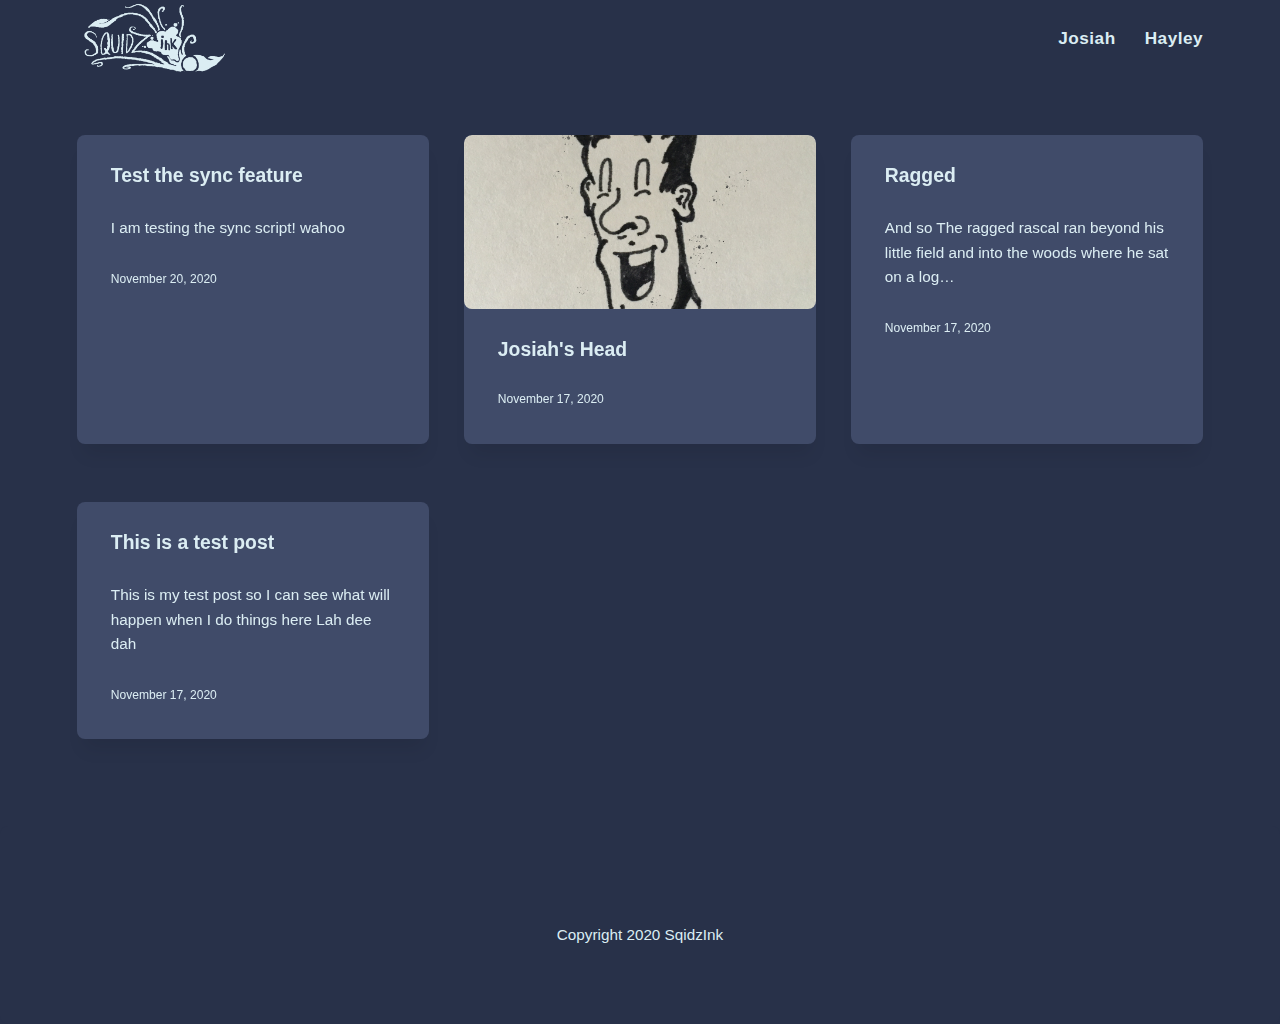
<file: index.html>
<!DOCTYPE html><html lang="en-us"><head><meta charset="utf-8"><meta http-equiv="X-UA-Compatible" content="IE=edge"><meta name="viewport" content="width=device-width,initial-scale=1"><title>SquidzInk</title><meta name="generator" content="Publii Open-Source CMS for Static Site"><link rel="canonical" href="https://Squidz1nk.github.io/"><link rel="alternate" type="application/atom+xml" href="https://Squidz1nk.github.io/feed.xml"><link rel="alternate" type="application/json" href="https://Squidz1nk.github.io/feed.json"><meta property="og:title" content="SquidzInk"><meta property="og:image" content="https://Squidz1nk.github.io/media/website/Artboard-1.png"><meta property="og:site_name" content="SquidzInk"><meta property="og:description" content=""><meta property="og:url" content="https://Squidz1nk.github.io/"><meta property="og:type" content="website"><style>:root{--body-font:-apple-system,BlinkMacSystemFont,"Segoe UI",Roboto,Oxygen,Ubuntu,Cantarell,"Fira Sans","Droid Sans","Helvetica Neue",Arial,sans-serif,"Apple Color Emoji","Segoe UI Emoji","Segoe UI Symbol";--heading-font:var(--body-font);--logo-font:var(--body-font);--menu-font:var(--body-font)}</style><link rel="stylesheet" href="https://Squidz1nk.github.io/assets/css/style.css?v=40d6869d9f8c06637e4f6ee287fe8149"><script type="application/ld+json">{"@context":"http://schema.org","@type":"Organization","name":"SquidzInk","logo":"https://Squidz1nk.github.io/media/website/Artboard-1.png","url":"https://Squidz1nk.github.io/"}</script></head><body><header class="header" id="js-header"><a href="https://Squidz1nk.github.io/" class="logo"><img src="https://Squidz1nk.github.io/media/website/Artboard-1.png" alt="SquidzInk"></a><nav class="navbar js-navbar"><button class="navbar__toggle js-toggle" aria-label="Menu"><span class="navbar__toggle-box"><span class="navbar__toggle-inner">Menu</span></span></button><ul class="navbar__menu"><li><a href="https://Squidz1nk.github.io/authors/josiah-mccracken/" target="_self">Josiah</a></li><li><a href="https://Squidz1nk.github.io/authors/hayley-cook/" target="_self">Hayley</a></li></ul></nav></header><main><div class="wrapper"><div class="l-grid l-grid--3"><article class="c-card"><div class="c-card__wrapper"><header class="c-card__header"><h2 class="c-card__title"><a href="https://Squidz1nk.github.io/test-the-sync-feature/" class="invert">Test the sync feature</a></h2></header><p class="c-card__text">I am testing the sync script! wahoo</p><footer class="c-card__meta"><time datetime="2020-11-20T10:33">November 20, 2020</time></footer></div></article><article class="c-card"><a href="https://Squidz1nk.github.io/josiahs-head/" class="c-card__image"><img src="https://Squidz1nk.github.io/media/posts/3/IMG_0205-2.png" srcset="https://Squidz1nk.github.io/media/posts/3/responsive/IMG_0205-2-xs.png 300w, https://Squidz1nk.github.io/media/posts/3/responsive/IMG_0205-2-sm.png 480w, https://Squidz1nk.github.io/media/posts/3/responsive/IMG_0205-2-md.png 768w, https://Squidz1nk.github.io/media/posts/3/responsive/IMG_0205-2-lg.png 1200w" sizes="(min-width: 56.25em) 100vw, (min-width: 37.5em) 50vw, 100vw" loading="lazy" height="2466" width="2466" alt=""></a><div class="c-card__wrapper"><header class="c-card__header"><h2 class="c-card__title"><a href="https://Squidz1nk.github.io/josiahs-head/" class="invert">Josiah&#x27;s Head</a></h2></header><p class="c-card__text"></p><footer class="c-card__meta"><time datetime="2020-11-17T20:26">November 17, 2020</time></footer></div></article><article class="c-card"><div class="c-card__wrapper"><header class="c-card__header"><h2 class="c-card__title"><a href="https://Squidz1nk.github.io/ragged/" class="invert">Ragged</a></h2></header><p class="c-card__text">And so The ragged rascal ran beyond his little field and into the woods where he sat on a log&hellip;</p><footer class="c-card__meta"><time datetime="2020-11-17T19:55">November 17, 2020</time></footer></div></article><article class="c-card"><div class="c-card__wrapper"><header class="c-card__header"><h2 class="c-card__title"><a href="https://Squidz1nk.github.io/this-is-a-test-post/" class="invert">This is a test post</a></h2></header><p class="c-card__text">This is my test post so I can see what will happen when I do things here Lah dee dah</p><footer class="c-card__meta"><time datetime="2020-11-17T19:53">November 17, 2020</time></footer></div></article></div></div></main><footer class="footer"><div class="footer__copyright">Copyright 2020 SqidzInk</div></footer><script>window.publiiThemeMenuConfig = {    
      mobileMenuMode: 'overlay',
      animationSpeed: 300,
      submenuWidth: 'auto',
      doubleClickTime: 500,
      mobileMenuExpandableSubmenus: true, 
      relatedContainerForOverlayMenuSelector: '.navbar',
   };</script><script defer="defer" src="https://Squidz1nk.github.io/assets/js/scripts.min.js?v=8b3e67b51e8c7a7d51b33f4a94ae4287"></script><script>var images = document.querySelectorAll('img[loading]');

      for (var i = 0; i < images.length; i++) {
         if (images[i].complete) {
               images[i].classList.add('is-loaded');
         } else {
               images[i].addEventListener('load', function () {
                  this.classList.add('is-loaded');
               }, false);
         }
      }</script><script id="dsq-count-scr" src="https://squidz1nk.disqus.com/count.js" async></script></body></html>
</file>
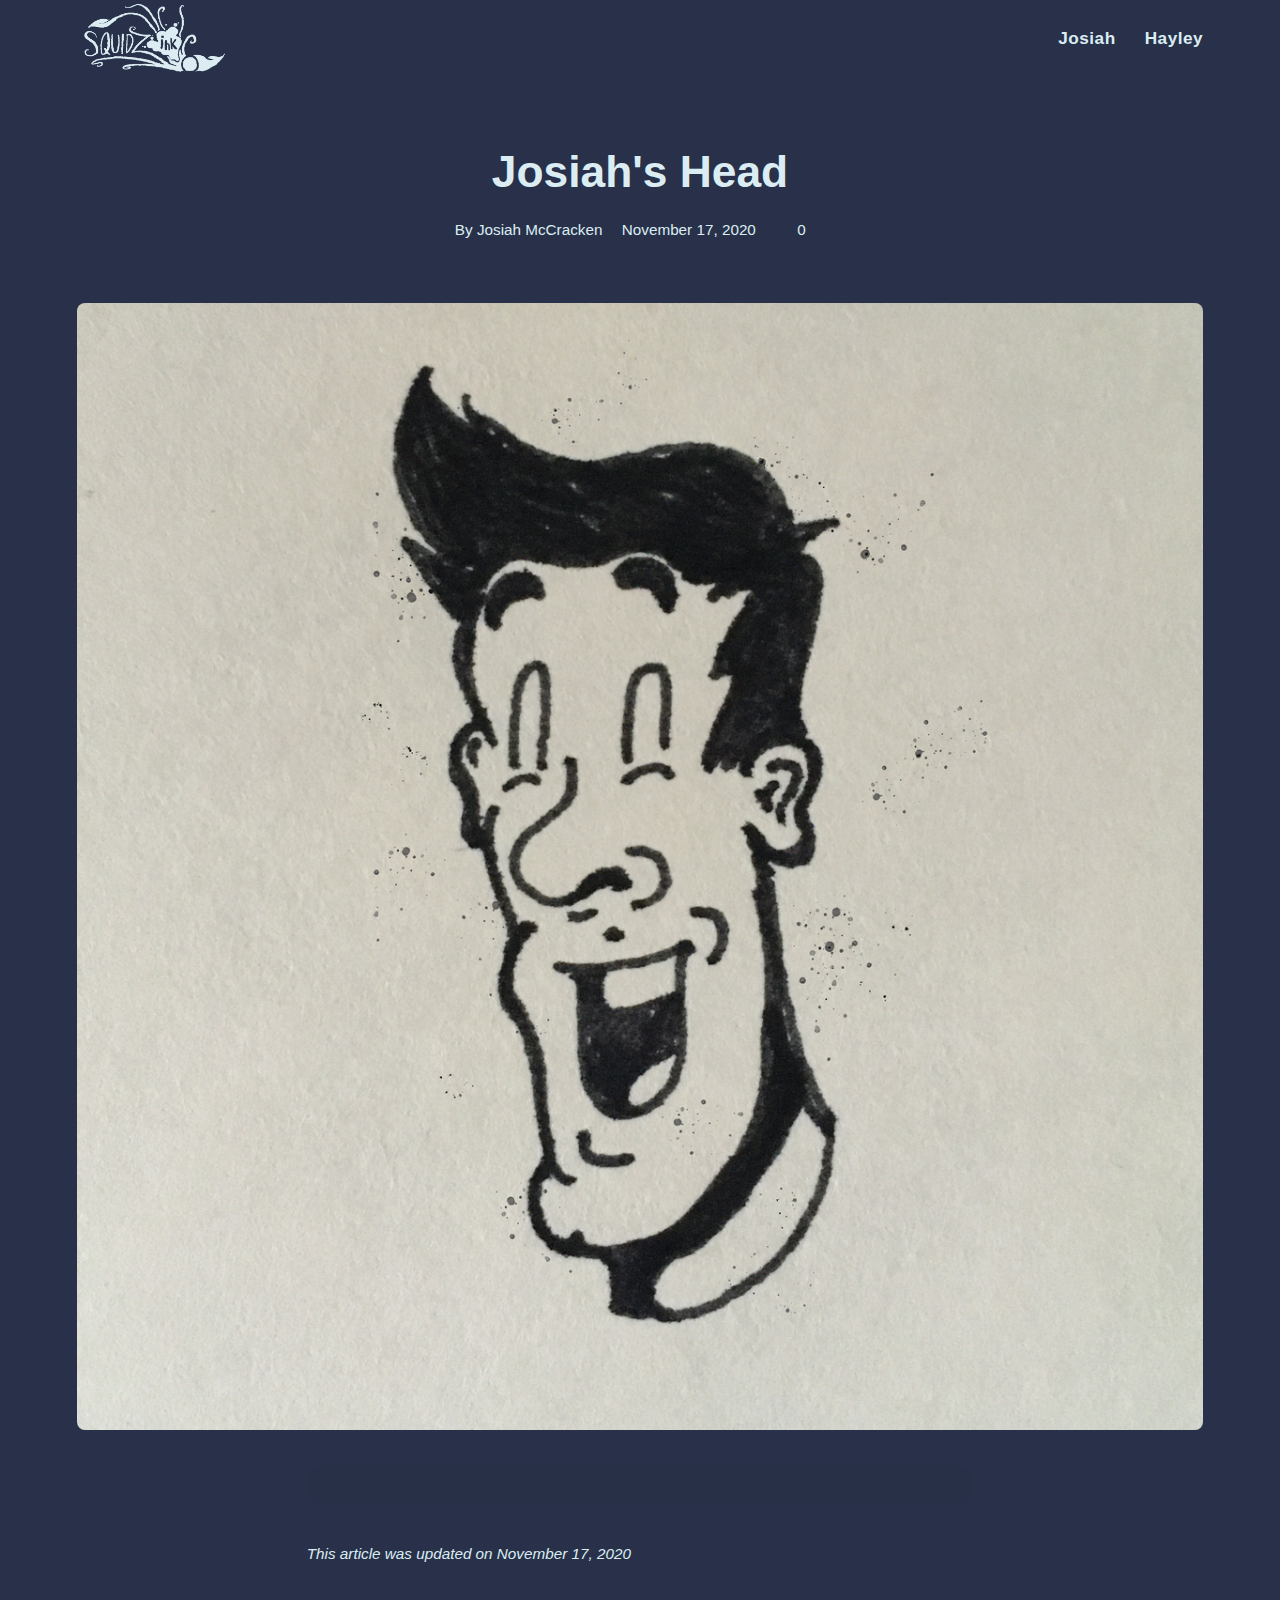
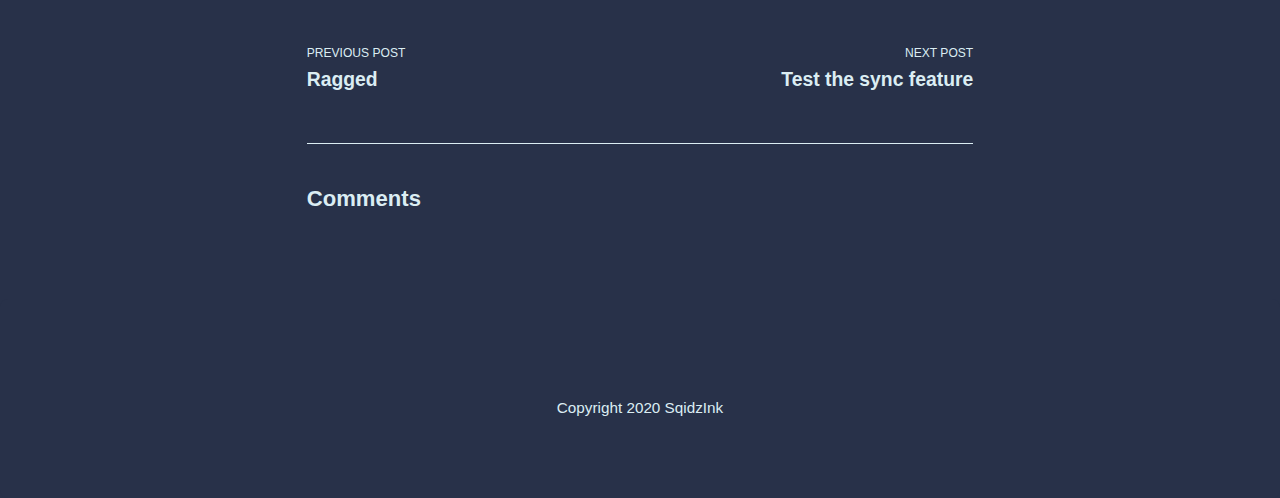
<file: josiahs-head/index.html>
<!DOCTYPE html><html lang="en-us"><head><meta charset="utf-8"><meta http-equiv="X-UA-Compatible" content="IE=edge"><meta name="viewport" content="width=device-width,initial-scale=1"><title>Josiah&#x27;s Head - SquidzInk</title><meta name="generator" content="Publii Open-Source CMS for Static Site"><link rel="canonical" href="https://Squidz1nk.github.io/josiahs-head/"><link rel="alternate" type="application/atom+xml" href="https://Squidz1nk.github.io/feed.xml"><link rel="alternate" type="application/json" href="https://Squidz1nk.github.io/feed.json"><meta property="og:title" content="Josiah's Head"><meta property="og:image" content="https://Squidz1nk.github.io/media/posts/3/IMG_0205-2.png"><meta property="og:site_name" content="SquidzInk"><meta property="og:description" content=""><meta property="og:url" content="https://Squidz1nk.github.io/josiahs-head/"><meta property="og:type" content="article"><style>:root{--body-font:-apple-system,BlinkMacSystemFont,"Segoe UI",Roboto,Oxygen,Ubuntu,Cantarell,"Fira Sans","Droid Sans","Helvetica Neue",Arial,sans-serif,"Apple Color Emoji","Segoe UI Emoji","Segoe UI Symbol";--heading-font:var(--body-font);--logo-font:var(--body-font);--menu-font:var(--body-font)}</style><link rel="stylesheet" href="https://Squidz1nk.github.io/assets/css/style.css?v=40d6869d9f8c06637e4f6ee287fe8149"><script type="application/ld+json">{"@context":"http://schema.org","@type":"Article","mainEntityOfPage":{"@type":"WebPage","@id":"https://Squidz1nk.github.io/josiahs-head/"},"headline":"Josiah's Head","datePublished":"2020-11-17T20:26","dateModified":"2020-11-17T21:46","image":{"@type":"ImageObject","url":"https://Squidz1nk.github.io/media/posts/3/IMG_0205-2.png","height":2466,"width":2466},"description":"","author":{"@type":"Person","name":"Josiah McCracken"},"publisher":{"@type":"Organization","name":"Josiah McCracken","logo":{"@type":"ImageObject","url":"https://Squidz1nk.github.io/media/website/Artboard-1.png","height":579,"width":1149}}}</script></head><body><header class="header" id="js-header"><a href="https://Squidz1nk.github.io/" class="logo"><img src="https://Squidz1nk.github.io/media/website/Artboard-1.png" alt="SquidzInk"></a><nav class="navbar js-navbar"><button class="navbar__toggle js-toggle" aria-label="Menu"><span class="navbar__toggle-box"><span class="navbar__toggle-inner">Menu</span></span></button><ul class="navbar__menu"><li><a href="https://Squidz1nk.github.io/authors/josiah-mccracken/" target="_self">Josiah</a></li><li><a href="https://Squidz1nk.github.io/authors/hayley-cook/" target="_self">Hayley</a></li></ul></nav></header><main><div class="wrapper"><article class="post"><header class="post__header"><h1 class="post__title">Josiah&#x27;s Head</h1><div class="post__meta"><div class="post__author">By <a href="https://Squidz1nk.github.io/authors/josiah-mccracken/" class="invert" rel="author" title="Josiah McCracken">Josiah McCracken</a></div><time datetime="2020-11-17T20:26">November 17, 2020</time><div class="post__comments"><svg aria-hidden="true"><title>Comments</title><use xlink:href="https://Squidz1nk.github.io/assets/svg/svg-map.svg#comments"/></svg> <a href="https://Squidz1nk.github.io/josiahs-head/#comments" data-disqus-identifier="3" class="invert" rel="nofollow">0</a></div></div></header><figure class="post__featured-image"><img src="https://Squidz1nk.github.io/media/posts/3/IMG_0205-2.png" srcset="https://Squidz1nk.github.io/media/posts/3/responsive/IMG_0205-2-xs.png 300w, https://Squidz1nk.github.io/media/posts/3/responsive/IMG_0205-2-sm.png 480w, https://Squidz1nk.github.io/media/posts/3/responsive/IMG_0205-2-md.png 768w, https://Squidz1nk.github.io/media/posts/3/responsive/IMG_0205-2-lg.png 1200w" sizes="(min-width: 56.25em) 100vw, (min-width: 37.5em) 50vw, 100vw" loading="eager" height="2466" width="2466" alt=""></figure><div class="post__inner"><div class="post__entry"></div><footer><p class="post__last-updated">This article was updated on November 17, 2020</p><div class="post__tags-share"><aside class="post__share"></aside></div><nav class="post__nav"><div class="post__nav__prev"><a class="post__nav__link" href="https://Squidz1nk.github.io/ragged/" rel="prev">Previous Post<h3 class="h6">Ragged</h3></a></div><div class="post__nav__next"><a class="post__nav__link" href="https://Squidz1nk.github.io/test-the-sync-feature/" rel="prev">Next Post<h3 class="h6">Test the sync feature</h3></a></div></nav></footer></div></article><div class="comments post__inner" id="comments"><h3 class="h5">Comments</h3><div id="disqus_thread"></div><script>var disqus_config = function () {
                    this.page.url = '';
            		this.page.identifier = '';
                };
            
                var disqus_loaded = false;
            
                function publiiLoadDisqus() {
                    if(disqus_loaded) {
                        return false;
                    }
            
                    var top = document.getElementById('disqus_thread').offsetTop;
            
                    if (!disqus_loaded && (window.scrollY || window.pageYOffset) + window.innerHeight > top) {
                        disqus_loaded = true;
            
                        (function () {
                            var d = document, s = d.createElement('script');
                            s.src = 'https://squidz1nk.disqus.com/embed.js';
                            s.setAttribute('data-timestamp', +new Date());
                            (d.head || d.body).appendChild(s);
                        })();
                    }
                }
            
                publiiLoadDisqus();
            
                window.onscroll = function() {
                    publiiLoadDisqus();
                };</script><noscript>Please enable JavaScript to view the <a href="https://disqus.com/?ref_noscript" rel="nofollow">comments powered by Disqus.</a></noscript></div></div></main><footer class="footer"><div class="footer__copyright">Copyright 2020 SqidzInk</div></footer><script>window.publiiThemeMenuConfig = {    
      mobileMenuMode: 'overlay',
      animationSpeed: 300,
      submenuWidth: 'auto',
      doubleClickTime: 500,
      mobileMenuExpandableSubmenus: true, 
      relatedContainerForOverlayMenuSelector: '.navbar',
   };</script><script defer="defer" src="https://Squidz1nk.github.io/assets/js/scripts.min.js?v=8b3e67b51e8c7a7d51b33f4a94ae4287"></script><script>var images = document.querySelectorAll('img[loading]');

      for (var i = 0; i < images.length; i++) {
         if (images[i].complete) {
               images[i].classList.add('is-loaded');
         } else {
               images[i].addEventListener('load', function () {
                  this.classList.add('is-loaded');
               }, false);
         }
      }</script><script id="dsq-count-scr" src="https://squidz1nk.disqus.com/count.js" async></script></body></html>
</file>
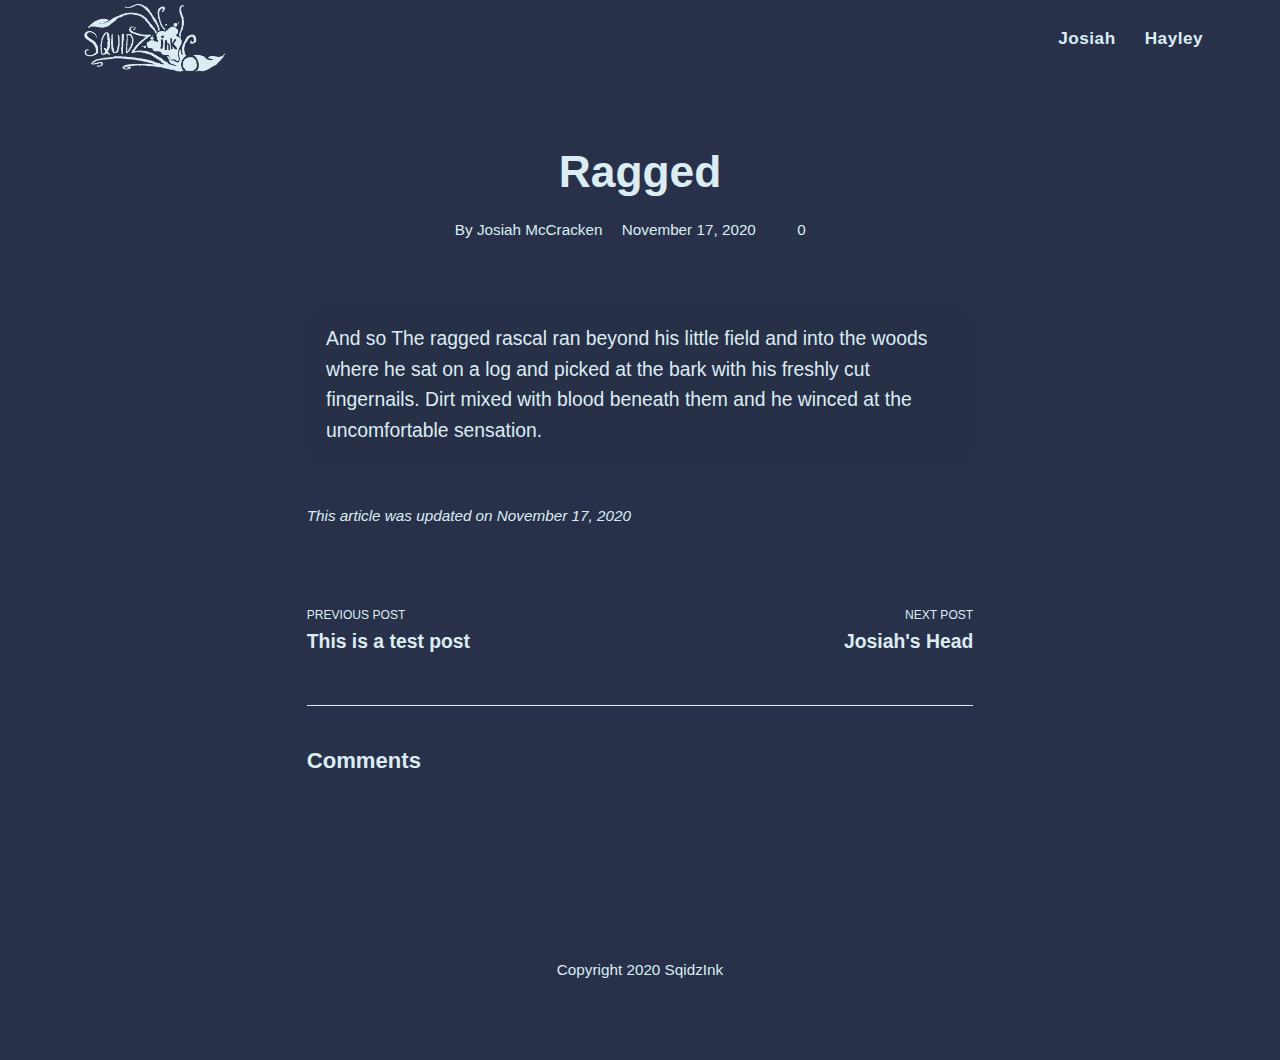
<file: ragged/index.html>
<!DOCTYPE html><html lang="en-us"><head><meta charset="utf-8"><meta http-equiv="X-UA-Compatible" content="IE=edge"><meta name="viewport" content="width=device-width,initial-scale=1"><title>Ragged - SquidzInk</title><meta name="description" content="And so The ragged rascal ran beyond his little field and into the woods where he sat on a log&hellip;"><meta name="generator" content="Publii Open-Source CMS for Static Site"><link rel="canonical" href="https://Squidz1nk.github.io/ragged/"><link rel="alternate" type="application/atom+xml" href="https://Squidz1nk.github.io/feed.xml"><link rel="alternate" type="application/json" href="https://Squidz1nk.github.io/feed.json"><meta property="og:title" content="Ragged"><meta property="og:image" content="https://Squidz1nk.github.io/media/website/Artboard-1.png"><meta property="og:site_name" content="SquidzInk"><meta property="og:description" content="And so The ragged rascal ran beyond his little field and into the woods where he sat on a log&hellip;"><meta property="og:url" content="https://Squidz1nk.github.io/ragged/"><meta property="og:type" content="article"><style>:root{--body-font:-apple-system,BlinkMacSystemFont,"Segoe UI",Roboto,Oxygen,Ubuntu,Cantarell,"Fira Sans","Droid Sans","Helvetica Neue",Arial,sans-serif,"Apple Color Emoji","Segoe UI Emoji","Segoe UI Symbol";--heading-font:var(--body-font);--logo-font:var(--body-font);--menu-font:var(--body-font)}</style><link rel="stylesheet" href="https://Squidz1nk.github.io/assets/css/style.css?v=40d6869d9f8c06637e4f6ee287fe8149"><script type="application/ld+json">{"@context":"http://schema.org","@type":"Article","mainEntityOfPage":{"@type":"WebPage","@id":"https://Squidz1nk.github.io/ragged/"},"headline":"Ragged","datePublished":"2020-11-17T19:55","dateModified":"2020-11-17T21:23","image":{"@type":"ImageObject","url":"https://Squidz1nk.github.io/media/website/Artboard-1.png","height":579,"width":1149},"description":"And so The ragged rascal ran beyond his little field and into the woods where he sat on a log&hellip;","author":{"@type":"Person","name":"Josiah McCracken"},"publisher":{"@type":"Organization","name":"Josiah McCracken","logo":{"@type":"ImageObject","url":"https://Squidz1nk.github.io/media/website/Artboard-1.png","height":579,"width":1149}}}</script></head><body><header class="header" id="js-header"><a href="https://Squidz1nk.github.io/" class="logo"><img src="https://Squidz1nk.github.io/media/website/Artboard-1.png" alt="SquidzInk"></a><nav class="navbar js-navbar"><button class="navbar__toggle js-toggle" aria-label="Menu"><span class="navbar__toggle-box"><span class="navbar__toggle-inner">Menu</span></span></button><ul class="navbar__menu"><li><a href="https://Squidz1nk.github.io/authors/josiah-mccracken/" target="_self">Josiah</a></li><li><a href="https://Squidz1nk.github.io/authors/hayley-cook/" target="_self">Hayley</a></li></ul></nav></header><main><div class="wrapper"><article class="post"><header class="post__header"><h1 class="post__title">Ragged</h1><div class="post__meta"><div class="post__author">By <a href="https://Squidz1nk.github.io/authors/josiah-mccracken/" class="invert" rel="author" title="Josiah McCracken">Josiah McCracken</a></div><time datetime="2020-11-17T19:55">November 17, 2020</time><div class="post__comments"><svg aria-hidden="true"><title>Comments</title><use xlink:href="https://Squidz1nk.github.io/assets/svg/svg-map.svg#comments"/></svg> <a href="https://Squidz1nk.github.io/ragged/#comments" data-disqus-identifier="2" class="invert" rel="nofollow">0</a></div></div></header><div class="post__inner"><div class="post__entry"><p>And so The ragged rascal ran beyond his little field and into the woods where he sat on a log and picked at the bark with his freshly cut fingernails. Dirt mixed with blood beneath them and he winced at the uncomfortable sensation.</p></div><footer><p class="post__last-updated">This article was updated on November 17, 2020</p><div class="post__tags-share"><aside class="post__share"></aside></div><nav class="post__nav"><div class="post__nav__prev"><a class="post__nav__link" href="https://Squidz1nk.github.io/this-is-a-test-post/" rel="prev">Previous Post<h3 class="h6">This is a test post</h3></a></div><div class="post__nav__next"><a class="post__nav__link" href="https://Squidz1nk.github.io/josiahs-head/" rel="prev">Next Post<h3 class="h6">Josiah&#x27;s Head</h3></a></div></nav></footer></div></article><div class="comments post__inner" id="comments"><h3 class="h5">Comments</h3><div id="disqus_thread"></div><script>var disqus_config = function () {
                    this.page.url = '';
            		this.page.identifier = '';
                };
            
                var disqus_loaded = false;
            
                function publiiLoadDisqus() {
                    if(disqus_loaded) {
                        return false;
                    }
            
                    var top = document.getElementById('disqus_thread').offsetTop;
            
                    if (!disqus_loaded && (window.scrollY || window.pageYOffset) + window.innerHeight > top) {
                        disqus_loaded = true;
            
                        (function () {
                            var d = document, s = d.createElement('script');
                            s.src = 'https://squidz1nk.disqus.com/embed.js';
                            s.setAttribute('data-timestamp', +new Date());
                            (d.head || d.body).appendChild(s);
                        })();
                    }
                }
            
                publiiLoadDisqus();
            
                window.onscroll = function() {
                    publiiLoadDisqus();
                };</script><noscript>Please enable JavaScript to view the <a href="https://disqus.com/?ref_noscript" rel="nofollow">comments powered by Disqus.</a></noscript></div></div></main><footer class="footer"><div class="footer__copyright">Copyright 2020 SqidzInk</div></footer><script>window.publiiThemeMenuConfig = {    
      mobileMenuMode: 'overlay',
      animationSpeed: 300,
      submenuWidth: 'auto',
      doubleClickTime: 500,
      mobileMenuExpandableSubmenus: true, 
      relatedContainerForOverlayMenuSelector: '.navbar',
   };</script><script defer="defer" src="https://Squidz1nk.github.io/assets/js/scripts.min.js?v=8b3e67b51e8c7a7d51b33f4a94ae4287"></script><script>var images = document.querySelectorAll('img[loading]');

      for (var i = 0; i < images.length; i++) {
         if (images[i].complete) {
               images[i].classList.add('is-loaded');
         } else {
               images[i].addEventListener('load', function () {
                  this.classList.add('is-loaded');
               }, false);
         }
      }</script><script id="dsq-count-scr" src="https://squidz1nk.disqus.com/count.js" async></script></body></html>
</file>
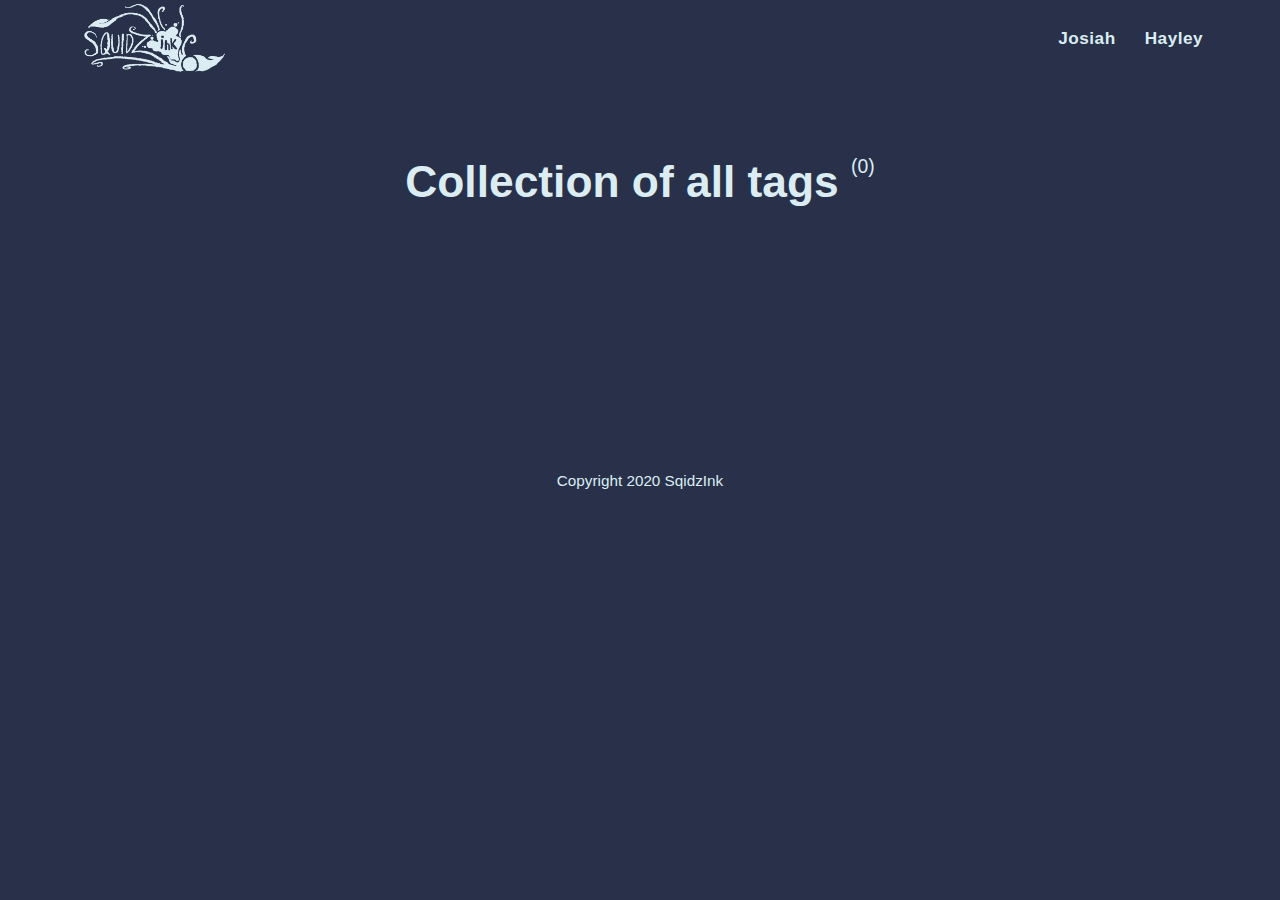
<file: tags/index.html>
<!DOCTYPE html><html lang="en-us"><head><meta charset="utf-8"><meta http-equiv="X-UA-Compatible" content="IE=edge"><meta name="viewport" content="width=device-width,initial-scale=1"><title>All tags - SquidzInk</title><meta name="robots" content="noindex, follow"><meta name="generator" content="Publii Open-Source CMS for Static Site"><link rel="alternate" type="application/atom+xml" href="https://Squidz1nk.github.io/feed.xml"><link rel="alternate" type="application/json" href="https://Squidz1nk.github.io/feed.json"><meta property="og:title" content="SquidzInk"><meta property="og:image" content="https://Squidz1nk.github.io/media/website/Artboard-1.png"><meta property="og:site_name" content="SquidzInk"><meta property="og:description" content=""><meta property="og:url" content="https://Squidz1nk.github.io/tags/"><meta property="og:type" content="website"><style>:root{--body-font:-apple-system,BlinkMacSystemFont,"Segoe UI",Roboto,Oxygen,Ubuntu,Cantarell,"Fira Sans","Droid Sans","Helvetica Neue",Arial,sans-serif,"Apple Color Emoji","Segoe UI Emoji","Segoe UI Symbol";--heading-font:var(--body-font);--logo-font:var(--body-font);--menu-font:var(--body-font)}</style><link rel="stylesheet" href="https://Squidz1nk.github.io/assets/css/style.css?v=40d6869d9f8c06637e4f6ee287fe8149"><script type="application/ld+json">{"@context":"http://schema.org","@type":"Organization","name":"SquidzInk","logo":"https://Squidz1nk.github.io/media/website/Artboard-1.png","url":"https://Squidz1nk.github.io/"}</script></head><body><header class="header" id="js-header"><a href="https://Squidz1nk.github.io/" class="logo"><img src="https://Squidz1nk.github.io/media/website/Artboard-1.png" alt="SquidzInk"></a><nav class="navbar js-navbar"><button class="navbar__toggle js-toggle" aria-label="Menu"><span class="navbar__toggle-box"><span class="navbar__toggle-inner">Menu</span></span></button><ul class="navbar__menu"><li><a href="https://Squidz1nk.github.io/authors/josiah-mccracken/" target="_self">Josiah</a></li><li><a href="https://Squidz1nk.github.io/authors/hayley-cook/" target="_self">Hayley</a></li></ul></nav></header><main><div class="wrapper"><div class="hero"><h1>Collection of all tags <sup>(0)</sup></h1></div><ul class="l-grid l-grid--3"></ul></div></main><footer class="footer"><div class="footer__copyright">Copyright 2020 SqidzInk</div></footer><script>window.publiiThemeMenuConfig = {    
      mobileMenuMode: 'overlay',
      animationSpeed: 300,
      submenuWidth: 'auto',
      doubleClickTime: 500,
      mobileMenuExpandableSubmenus: true, 
      relatedContainerForOverlayMenuSelector: '.navbar',
   };</script><script defer="defer" src="https://Squidz1nk.github.io/assets/js/scripts.min.js?v=8b3e67b51e8c7a7d51b33f4a94ae4287"></script><script>var images = document.querySelectorAll('img[loading]');

      for (var i = 0; i < images.length; i++) {
         if (images[i].complete) {
               images[i].classList.add('is-loaded');
         } else {
               images[i].addEventListener('load', function () {
                  this.classList.add('is-loaded');
               }, false);
         }
      }</script><script id="dsq-count-scr" src="https://squidz1nk.disqus.com/count.js" async></script></body></html>
</file>
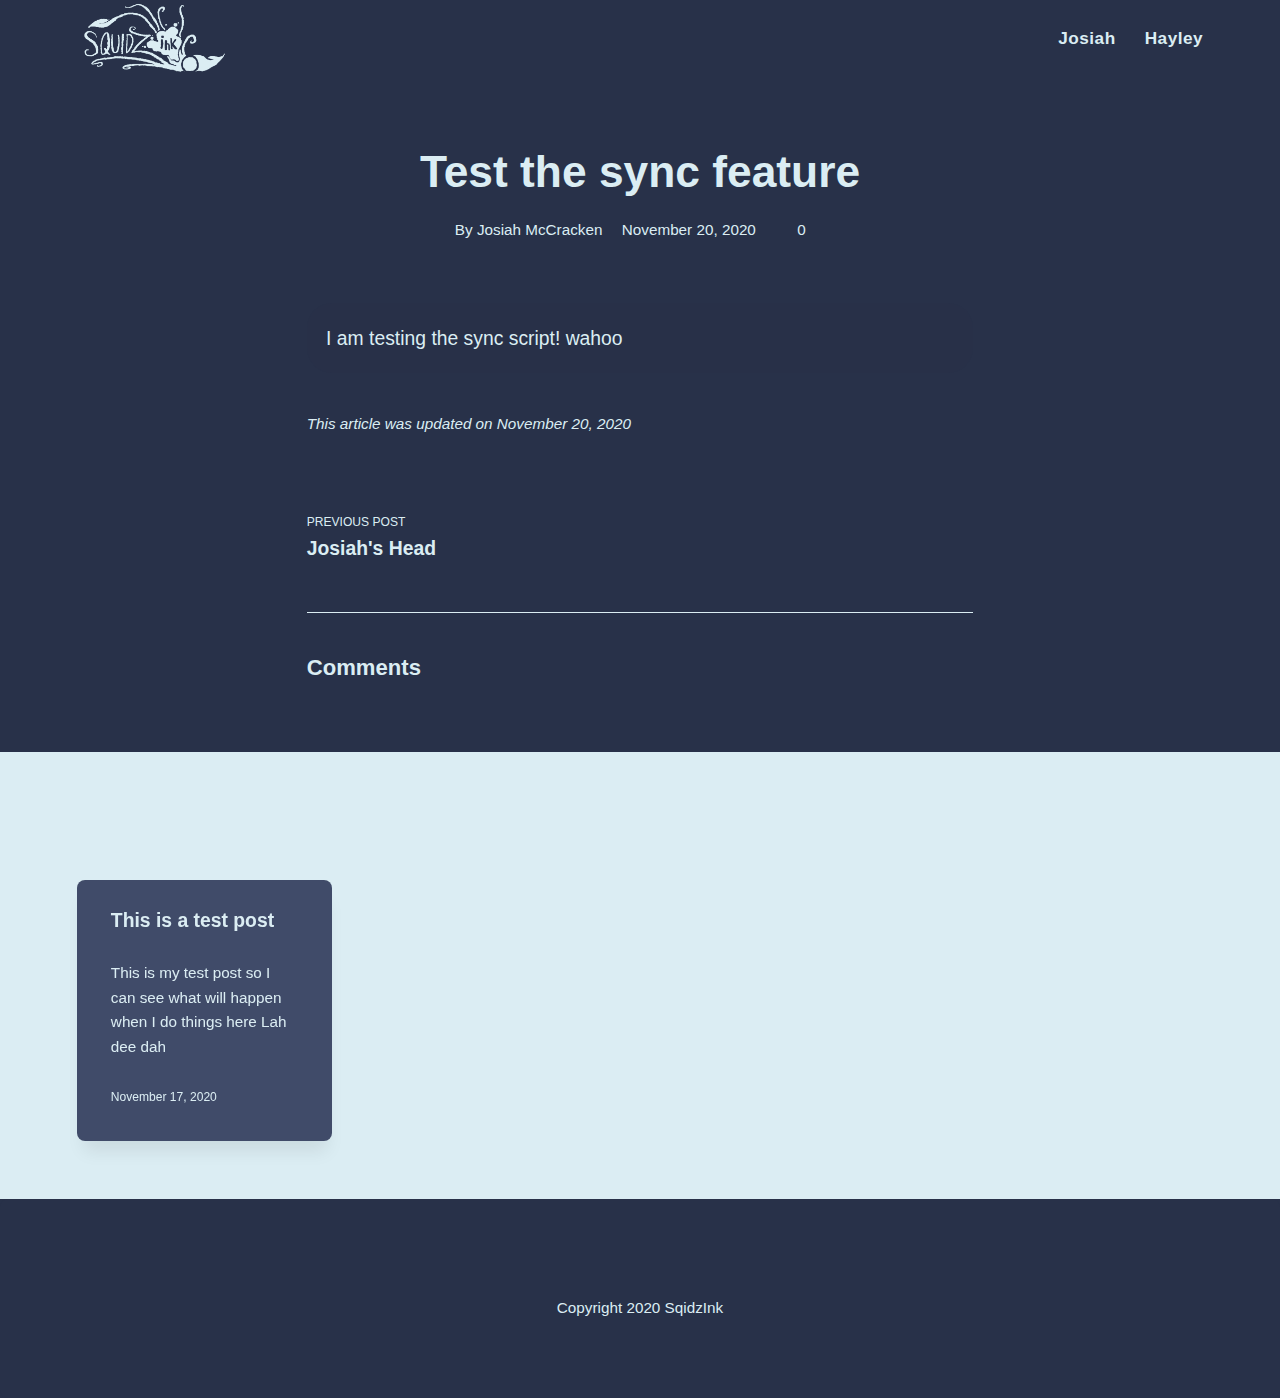
<file: test-the-sync-feature/index.html>
<!DOCTYPE html><html lang="en-us"><head><meta charset="utf-8"><meta http-equiv="X-UA-Compatible" content="IE=edge"><meta name="viewport" content="width=device-width,initial-scale=1"><title>Test the sync feature - SquidzInk</title><meta name="description" content="I am testing the sync script! wahoo"><meta name="generator" content="Publii Open-Source CMS for Static Site"><link rel="canonical" href="https://Squidz1nk.github.io/test-the-sync-feature/"><link rel="alternate" type="application/atom+xml" href="https://Squidz1nk.github.io/feed.xml"><link rel="alternate" type="application/json" href="https://Squidz1nk.github.io/feed.json"><meta property="og:title" content="Test the sync feature"><meta property="og:image" content="https://Squidz1nk.github.io/media/website/Artboard-1.png"><meta property="og:site_name" content="SquidzInk"><meta property="og:description" content="I am testing the sync script! wahoo"><meta property="og:url" content="https://Squidz1nk.github.io/test-the-sync-feature/"><meta property="og:type" content="article"><style>:root{--body-font:-apple-system,BlinkMacSystemFont,"Segoe UI",Roboto,Oxygen,Ubuntu,Cantarell,"Fira Sans","Droid Sans","Helvetica Neue",Arial,sans-serif,"Apple Color Emoji","Segoe UI Emoji","Segoe UI Symbol";--heading-font:var(--body-font);--logo-font:var(--body-font);--menu-font:var(--body-font)}</style><link rel="stylesheet" href="https://Squidz1nk.github.io/assets/css/style.css?v=40d6869d9f8c06637e4f6ee287fe8149"><script type="application/ld+json">{"@context":"http://schema.org","@type":"Article","mainEntityOfPage":{"@type":"WebPage","@id":"https://Squidz1nk.github.io/test-the-sync-feature/"},"headline":"Test the sync feature","datePublished":"2020-11-20T10:33","dateModified":"2020-11-20T10:33","image":{"@type":"ImageObject","url":"https://Squidz1nk.github.io/media/website/Artboard-1.png","height":579,"width":1149},"description":"I am testing the sync script! wahoo","author":{"@type":"Person","name":"Josiah McCracken"},"publisher":{"@type":"Organization","name":"Josiah McCracken","logo":{"@type":"ImageObject","url":"https://Squidz1nk.github.io/media/website/Artboard-1.png","height":579,"width":1149}}}</script></head><body><header class="header" id="js-header"><a href="https://Squidz1nk.github.io/" class="logo"><img src="https://Squidz1nk.github.io/media/website/Artboard-1.png" alt="SquidzInk"></a><nav class="navbar js-navbar"><button class="navbar__toggle js-toggle" aria-label="Menu"><span class="navbar__toggle-box"><span class="navbar__toggle-inner">Menu</span></span></button><ul class="navbar__menu"><li><a href="https://Squidz1nk.github.io/authors/josiah-mccracken/" target="_self">Josiah</a></li><li><a href="https://Squidz1nk.github.io/authors/hayley-cook/" target="_self">Hayley</a></li></ul></nav></header><main><div class="wrapper"><article class="post"><header class="post__header"><h1 class="post__title">Test the sync feature</h1><div class="post__meta"><div class="post__author">By <a href="https://Squidz1nk.github.io/authors/josiah-mccracken/" class="invert" rel="author" title="Josiah McCracken">Josiah McCracken</a></div><time datetime="2020-11-20T10:33">November 20, 2020</time><div class="post__comments"><svg aria-hidden="true"><title>Comments</title><use xlink:href="https://Squidz1nk.github.io/assets/svg/svg-map.svg#comments"/></svg> <a href="https://Squidz1nk.github.io/test-the-sync-feature/#comments" data-disqus-identifier="4" class="invert" rel="nofollow">0</a></div></div></header><div class="post__inner"><div class="post__entry"><p>I am testing the sync script! wahoo</p></div><footer><p class="post__last-updated">This article was updated on November 20, 2020</p><div class="post__tags-share"><aside class="post__share"></aside></div><nav class="post__nav"><div class="post__nav__prev"><a class="post__nav__link" href="https://Squidz1nk.github.io/josiahs-head/" rel="prev">Previous Post<h3 class="h6">Josiah&#x27;s Head</h3></a></div></nav></footer></div></article><div class="comments post__inner" id="comments"><h3 class="h5">Comments</h3><div id="disqus_thread"></div><script>var disqus_config = function () {
                    this.page.url = '';
            		this.page.identifier = '';
                };
            
                var disqus_loaded = false;
            
                function publiiLoadDisqus() {
                    if(disqus_loaded) {
                        return false;
                    }
            
                    var top = document.getElementById('disqus_thread').offsetTop;
            
                    if (!disqus_loaded && (window.scrollY || window.pageYOffset) + window.innerHeight > top) {
                        disqus_loaded = true;
            
                        (function () {
                            var d = document, s = d.createElement('script');
                            s.src = 'https://squidz1nk.disqus.com/embed.js';
                            s.setAttribute('data-timestamp', +new Date());
                            (d.head || d.body).appendChild(s);
                        })();
                    }
                }
            
                publiiLoadDisqus();
            
                window.onscroll = function() {
                    publiiLoadDisqus();
                };</script><noscript>Please enable JavaScript to view the <a href="https://disqus.com/?ref_noscript" rel="nofollow">comments powered by Disqus.</a></noscript></div></div><div class="post__related"><div class="wrapper"><h2 class="h5">Related posts</h2><div class="l-grid l-grid--4"><article class="c-card"><div class="c-card__wrapper"><header class="c-card__header"><h3 class="c-card__title"><a href="https://Squidz1nk.github.io/this-is-a-test-post/" class="invert">This is a test post</a></h3></header><p class="c-card__text">This is my test post so I can see what will happen when I do things here Lah dee dah</p><footer class="c-card__meta"><time datetime="2020-11-17T19:53">November 17, 2020</time></footer></div></article></div></div></div></main><footer class="footer"><div class="footer__copyright">Copyright 2020 SqidzInk</div></footer><script>window.publiiThemeMenuConfig = {    
      mobileMenuMode: 'overlay',
      animationSpeed: 300,
      submenuWidth: 'auto',
      doubleClickTime: 500,
      mobileMenuExpandableSubmenus: true, 
      relatedContainerForOverlayMenuSelector: '.navbar',
   };</script><script defer="defer" src="https://Squidz1nk.github.io/assets/js/scripts.min.js?v=8b3e67b51e8c7a7d51b33f4a94ae4287"></script><script>var images = document.querySelectorAll('img[loading]');

      for (var i = 0; i < images.length; i++) {
         if (images[i].complete) {
               images[i].classList.add('is-loaded');
         } else {
               images[i].addEventListener('load', function () {
                  this.classList.add('is-loaded');
               }, false);
         }
      }</script><script id="dsq-count-scr" src="https://squidz1nk.disqus.com/count.js" async></script></body></html>
</file>
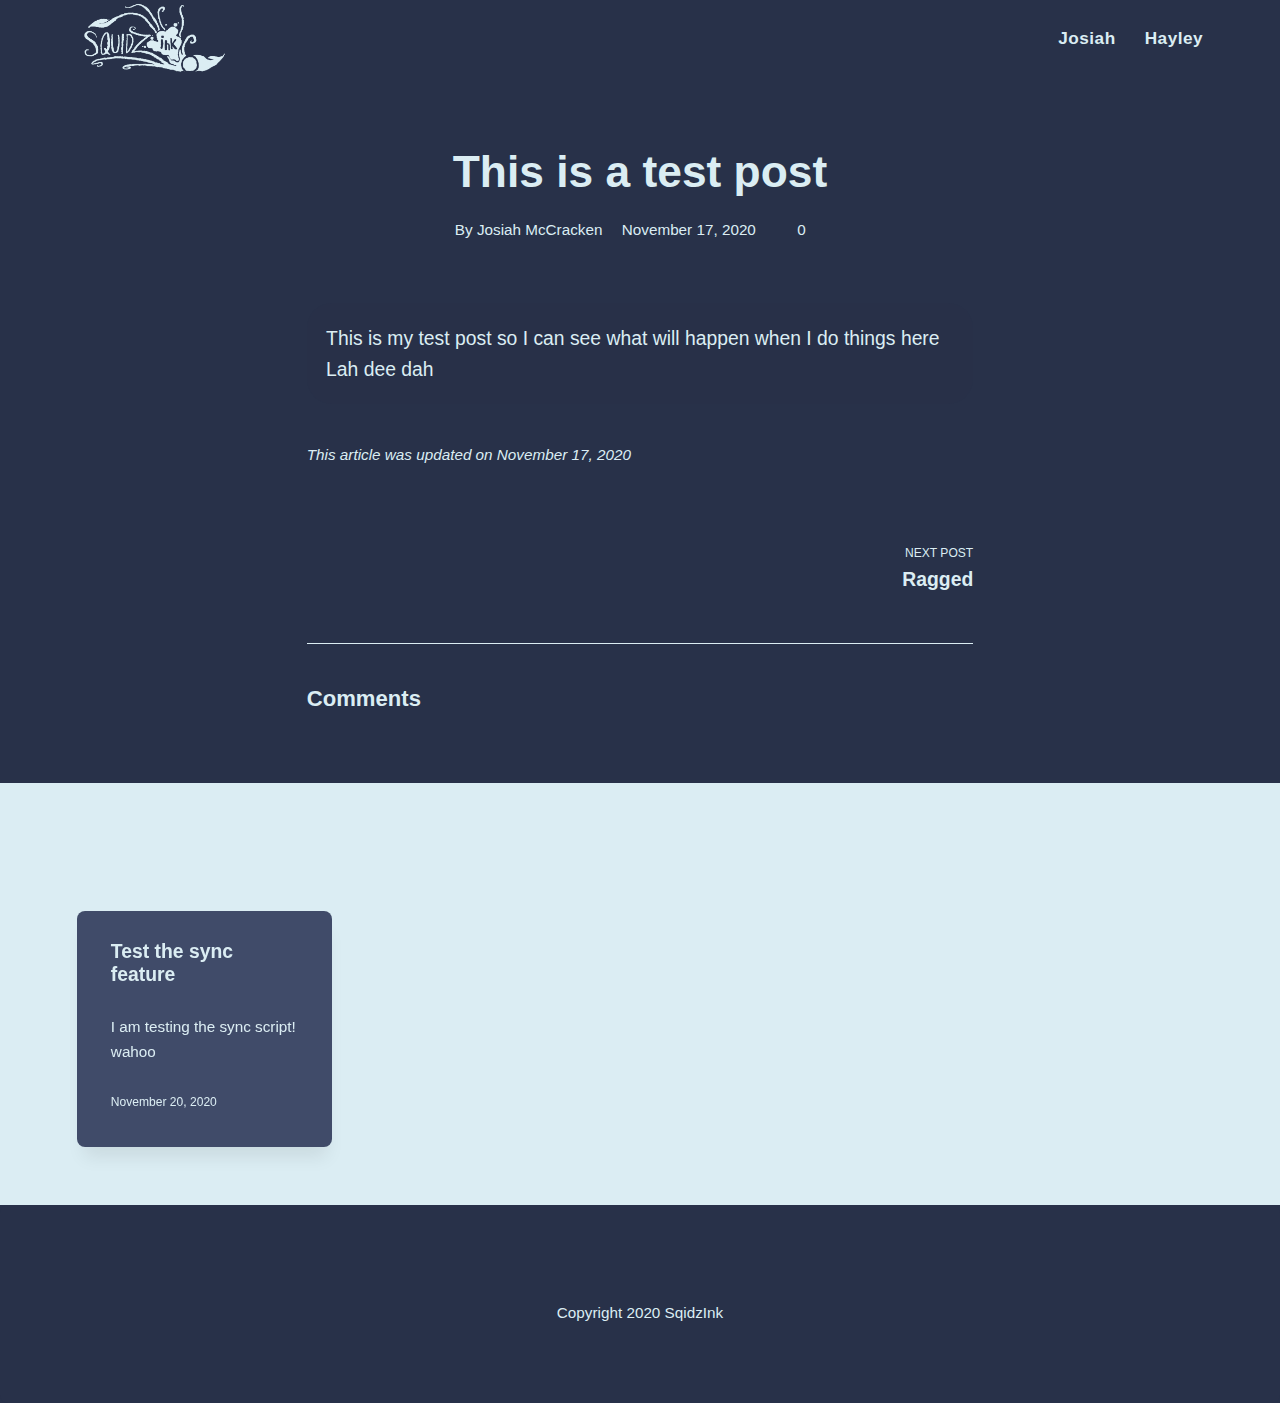
<file: this-is-a-test-post/index.html>
<!DOCTYPE html><html lang="en-us"><head><meta charset="utf-8"><meta http-equiv="X-UA-Compatible" content="IE=edge"><meta name="viewport" content="width=device-width,initial-scale=1"><title>This is a test post - SquidzInk</title><meta name="description" content="This is my test post so I can see what will happen when I do things here Lah dee dah"><meta name="generator" content="Publii Open-Source CMS for Static Site"><link rel="canonical" href="https://Squidz1nk.github.io/this-is-a-test-post/"><link rel="alternate" type="application/atom+xml" href="https://Squidz1nk.github.io/feed.xml"><link rel="alternate" type="application/json" href="https://Squidz1nk.github.io/feed.json"><meta property="og:title" content="This is a test post"><meta property="og:image" content="https://Squidz1nk.github.io/media/website/Artboard-1.png"><meta property="og:site_name" content="SquidzInk"><meta property="og:description" content="This is my test post so I can see what will happen when I do things here Lah dee dah"><meta property="og:url" content="https://Squidz1nk.github.io/this-is-a-test-post/"><meta property="og:type" content="article"><style>:root{--body-font:-apple-system,BlinkMacSystemFont,"Segoe UI",Roboto,Oxygen,Ubuntu,Cantarell,"Fira Sans","Droid Sans","Helvetica Neue",Arial,sans-serif,"Apple Color Emoji","Segoe UI Emoji","Segoe UI Symbol";--heading-font:var(--body-font);--logo-font:var(--body-font);--menu-font:var(--body-font)}</style><link rel="stylesheet" href="https://Squidz1nk.github.io/assets/css/style.css?v=40d6869d9f8c06637e4f6ee287fe8149"><script type="application/ld+json">{"@context":"http://schema.org","@type":"Article","mainEntityOfPage":{"@type":"WebPage","@id":"https://Squidz1nk.github.io/this-is-a-test-post/"},"headline":"This is a test post","datePublished":"2020-11-17T19:53","dateModified":"2020-11-17T19:53","image":{"@type":"ImageObject","url":"https://Squidz1nk.github.io/media/website/Artboard-1.png","height":579,"width":1149},"description":"This is my test post so I can see what will happen when I do things here Lah dee dah","author":{"@type":"Person","name":"Josiah McCracken"},"publisher":{"@type":"Organization","name":"Josiah McCracken","logo":{"@type":"ImageObject","url":"https://Squidz1nk.github.io/media/website/Artboard-1.png","height":579,"width":1149}}}</script></head><body><header class="header" id="js-header"><a href="https://Squidz1nk.github.io/" class="logo"><img src="https://Squidz1nk.github.io/media/website/Artboard-1.png" alt="SquidzInk"></a><nav class="navbar js-navbar"><button class="navbar__toggle js-toggle" aria-label="Menu"><span class="navbar__toggle-box"><span class="navbar__toggle-inner">Menu</span></span></button><ul class="navbar__menu"><li><a href="https://Squidz1nk.github.io/authors/josiah-mccracken/" target="_self">Josiah</a></li><li><a href="https://Squidz1nk.github.io/authors/hayley-cook/" target="_self">Hayley</a></li></ul></nav></header><main><div class="wrapper"><article class="post"><header class="post__header"><h1 class="post__title">This is a test post</h1><div class="post__meta"><div class="post__author">By <a href="https://Squidz1nk.github.io/authors/josiah-mccracken/" class="invert" rel="author" title="Josiah McCracken">Josiah McCracken</a></div><time datetime="2020-11-17T19:53">November 17, 2020</time><div class="post__comments"><svg aria-hidden="true"><title>Comments</title><use xlink:href="https://Squidz1nk.github.io/assets/svg/svg-map.svg#comments"/></svg> <a href="https://Squidz1nk.github.io/this-is-a-test-post/#comments" data-disqus-identifier="1" class="invert" rel="nofollow">0</a></div></div></header><div class="post__inner"><div class="post__entry"><p>This is my test post so I can see what will happen when I do things here Lah dee dah</p></div><footer><p class="post__last-updated">This article was updated on November 17, 2020</p><div class="post__tags-share"><aside class="post__share"></aside></div><nav class="post__nav"><div class="post__nav__next"><a class="post__nav__link" href="https://Squidz1nk.github.io/ragged/" rel="prev">Next Post<h3 class="h6">Ragged</h3></a></div></nav></footer></div></article><div class="comments post__inner" id="comments"><h3 class="h5">Comments</h3><div id="disqus_thread"></div><script>var disqus_config = function () {
                    this.page.url = '';
            		this.page.identifier = '';
                };
            
                var disqus_loaded = false;
            
                function publiiLoadDisqus() {
                    if(disqus_loaded) {
                        return false;
                    }
            
                    var top = document.getElementById('disqus_thread').offsetTop;
            
                    if (!disqus_loaded && (window.scrollY || window.pageYOffset) + window.innerHeight > top) {
                        disqus_loaded = true;
            
                        (function () {
                            var d = document, s = d.createElement('script');
                            s.src = 'https://squidz1nk.disqus.com/embed.js';
                            s.setAttribute('data-timestamp', +new Date());
                            (d.head || d.body).appendChild(s);
                        })();
                    }
                }
            
                publiiLoadDisqus();
            
                window.onscroll = function() {
                    publiiLoadDisqus();
                };</script><noscript>Please enable JavaScript to view the <a href="https://disqus.com/?ref_noscript" rel="nofollow">comments powered by Disqus.</a></noscript></div></div><div class="post__related"><div class="wrapper"><h2 class="h5">Related posts</h2><div class="l-grid l-grid--4"><article class="c-card"><div class="c-card__wrapper"><header class="c-card__header"><h3 class="c-card__title"><a href="https://Squidz1nk.github.io/test-the-sync-feature/" class="invert">Test the sync feature</a></h3></header><p class="c-card__text">I am testing the sync script! wahoo</p><footer class="c-card__meta"><time datetime="2020-11-20T10:33">November 20, 2020</time></footer></div></article></div></div></div></main><footer class="footer"><div class="footer__copyright">Copyright 2020 SqidzInk</div></footer><script>window.publiiThemeMenuConfig = {    
      mobileMenuMode: 'overlay',
      animationSpeed: 300,
      submenuWidth: 'auto',
      doubleClickTime: 500,
      mobileMenuExpandableSubmenus: true, 
      relatedContainerForOverlayMenuSelector: '.navbar',
   };</script><script defer="defer" src="https://Squidz1nk.github.io/assets/js/scripts.min.js?v=8b3e67b51e8c7a7d51b33f4a94ae4287"></script><script>var images = document.querySelectorAll('img[loading]');

      for (var i = 0; i < images.length; i++) {
         if (images[i].complete) {
               images[i].classList.add('is-loaded');
         } else {
               images[i].addEventListener('load', function () {
                  this.classList.add('is-loaded');
               }, false);
         }
      }</script><script id="dsq-count-scr" src="https://squidz1nk.disqus.com/count.js" async></script></body></html>
</file>
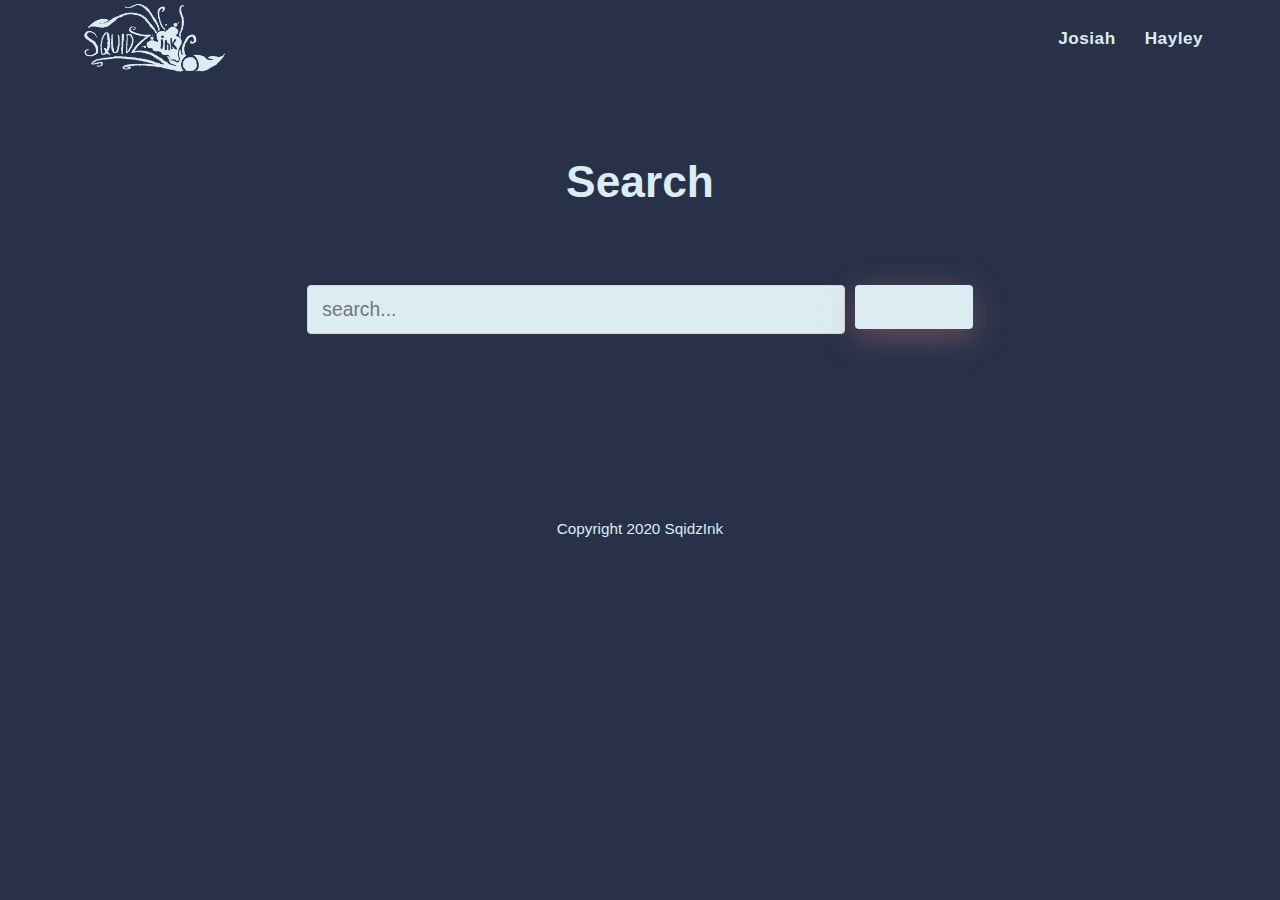
<file: search.html>
<!DOCTYPE html><html lang="en-us"><head><meta charset="utf-8"><meta http-equiv="X-UA-Compatible" content="IE=edge"><meta name="viewport" content="width=device-width,initial-scale=1"><title>Search - SquidzInk</title><meta name="robots" content="noindex, follow"><meta name="generator" content="Publii Open-Source CMS for Static Site"><link rel="alternate" type="application/atom+xml" href="https://Squidz1nk.github.io/feed.xml"><link rel="alternate" type="application/json" href="https://Squidz1nk.github.io/feed.json"><meta property="og:title" content="SquidzInk"><meta property="og:image" content="https://Squidz1nk.github.io/media/website/Artboard-1.png"><meta property="og:site_name" content="SquidzInk"><meta property="og:description" content=""><meta property="og:url" content="https://Squidz1nk.github.io/"><meta property="og:type" content="website"><style>:root{--body-font:-apple-system,BlinkMacSystemFont,"Segoe UI",Roboto,Oxygen,Ubuntu,Cantarell,"Fira Sans","Droid Sans","Helvetica Neue",Arial,sans-serif,"Apple Color Emoji","Segoe UI Emoji","Segoe UI Symbol";--heading-font:var(--body-font);--logo-font:var(--body-font);--menu-font:var(--body-font)}</style><link rel="stylesheet" href="https://Squidz1nk.github.io/assets/css/style.css?v=40d6869d9f8c06637e4f6ee287fe8149"><script type="application/ld+json">{"@context":"http://schema.org","@type":"Organization","name":"SquidzInk","logo":"https://Squidz1nk.github.io/media/website/Artboard-1.png","url":"https://Squidz1nk.github.io/"}</script></head><body><header class="header" id="js-header"><a href="https://Squidz1nk.github.io/" class="logo"><img src="https://Squidz1nk.github.io/media/website/Artboard-1.png" alt="SquidzInk"></a><nav class="navbar js-navbar"><button class="navbar__toggle js-toggle" aria-label="Menu"><span class="navbar__toggle-box"><span class="navbar__toggle-inner">Menu</span></span></button><ul class="navbar__menu"><li><a href="https://Squidz1nk.github.io/authors/josiah-mccracken/" target="_self">Josiah</a></li><li><a href="https://Squidz1nk.github.io/authors/hayley-cook/" target="_self">Hayley</a></li></ul></nav></header><main><div class="wrapper page page--search"><div class="hero"><h1>Search</h1></div><div class="post__inner"><form action="https://Squidz1nk.github.io/search.html" class="page--search__form"><input type="search" name="q" placeholder="search..." class="page--search__input"> <button type="submit">Search</button></form><script>(function () {
					var cx = '';
					var gcse = document.createElement('script');
					gcse.type  = 'text/javascript';
					gcse.async = true;
					gcse.src   = 'https://cse.google.com/cse.js?cx=' + cx;
					var s = document.getElementsByTagName('script')[0];
					s.parentNode.insertBefore(gcse, s);
				})();</script><gcse:searchresults-only></gcse:searchresults-only></div></div></main><footer class="footer"><div class="footer__copyright">Copyright 2020 SqidzInk</div></footer><script>window.publiiThemeMenuConfig = {    
      mobileMenuMode: 'overlay',
      animationSpeed: 300,
      submenuWidth: 'auto',
      doubleClickTime: 500,
      mobileMenuExpandableSubmenus: true, 
      relatedContainerForOverlayMenuSelector: '.navbar',
   };</script><script defer="defer" src="https://Squidz1nk.github.io/assets/js/scripts.min.js?v=8b3e67b51e8c7a7d51b33f4a94ae4287"></script><script>var images = document.querySelectorAll('img[loading]');

      for (var i = 0; i < images.length; i++) {
         if (images[i].complete) {
               images[i].classList.add('is-loaded');
         } else {
               images[i].addEventListener('load', function () {
                  this.classList.add('is-loaded');
               }, false);
         }
      }</script><script id="dsq-count-scr" src="https://squidz1nk.disqus.com/count.js" async></script></body></html>
</file>
